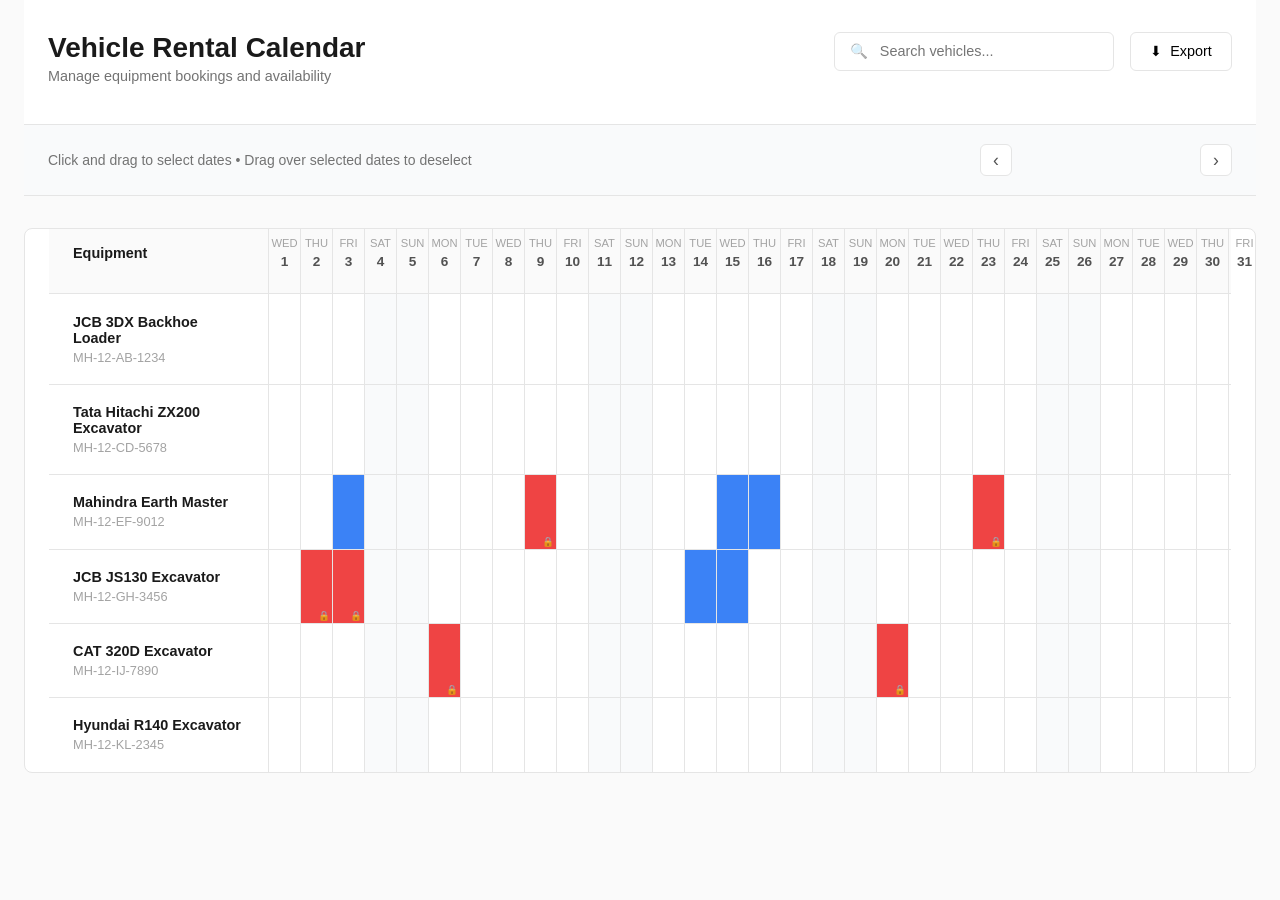
<file: DOM/index.html>
<!DOCTYPE html>
<html lang="en">
  <head>
    <meta charset="UTF-8" />
    <meta name="viewport" content="width=device-width, initial-scale=1.0" />
    <title>Vehicle Rental Calendar</title>
    <link rel="stylesheet" href="./index.css" />
  </head>
  <body>
    <!-- Header -->
    <header class="header">
      <div class="header-top">
        <div class="header-left">
          <h1>Vehicle Rental Calendar</h1>
          <p>Manage equipment bookings and availability</p>
        </div>
        <div class="header-right">
          <div class="search-box">
            <input type="search" placeholder="Search vehicles..." />
          </div>
          <button class="export-btn">
            <span>⬇</span>
            Export
          </button>
        </div>
      </div>
    </header>

    <!-- Instruction Bar -->
    <div class="instruction-bar">
      <div class="instruction-text">
        Click and drag to select dates • Drag over selected dates to deselect
      </div>
      <div class="month-navigation">
        <button class="month-nav-btn prev">‹</button>
        <span class="current-month"></span>
        <button class="month-nav-btn nexts">›</button>
      </div>
    </div>

    <!-- Calendar -->
    <div class="calendar-container">
      <!-- Calendar Header -->
      <div class="calendar-header">
        <div class="header-equipment">Equipment</div>

        <div class="day-header">
          <span class="day-header-label">Wed</span>
          <span class="day-header-date">1</span>
        </div>
        <div class="day-header">
          <span class="day-header-label">Thu</span>
          <span class="day-header-date">2</span>
        </div>
        <div class="day-header">
          <span class="day-header-label">Fri</span>
          <span class="day-header-date">3</span>
        </div>
        <div class="day-header">
          <span class="day-header-label">Sat</span>
          <span class="day-header-date">4</span>
        </div>
        <div class="day-header">
          <span class="day-header-label">Sun</span>
          <span class="day-header-date">5</span>
        </div>
        <div class="day-header">
          <span class="day-header-label">Mon</span>
          <span class="day-header-date">6</span>
        </div>
        <div class="day-header">
          <span class="day-header-label">Tue</span>
          <span class="day-header-date">7</span>
        </div>
        <div class="day-header">
          <span class="day-header-label">Wed</span>
          <span class="day-header-date">8</span>
        </div>
        <div class="day-header">
          <span class="day-header-label">Thu</span>
          <span class="day-header-date">9</span>
        </div>
        <div class="day-header">
          <span class="day-header-label">Fri</span>
          <span class="day-header-date">10</span>
        </div>
        <div class="day-header">
          <span class="day-header-label">Sat</span>
          <span class="day-header-date">11</span>
        </div>
        <div class="day-header">
          <span class="day-header-label">Sun</span>
          <span class="day-header-date">12</span>
        </div>
        <div class="day-header">
          <span class="day-header-label">Mon</span>
          <span class="day-header-date">13</span>
        </div>
        <div class="day-header">
          <span class="day-header-label">Tue</span>
          <span class="day-header-date">14</span>
        </div>
        <div class="day-header">
          <span class="day-header-label">Wed</span>
          <span class="day-header-date">15</span>
        </div>
        <div class="day-header">
          <span class="day-header-label">Thu</span>
          <span class="day-header-date">16</span>
        </div>
        <div class="day-header">
          <span class="day-header-label">Fri</span>
          <span class="day-header-date">17</span>
        </div>
        <div class="day-header">
          <span class="day-header-label">Sat</span>
          <span class="day-header-date">18</span>
        </div>
        <div class="day-header">
          <span class="day-header-label">Sun</span>
          <span class="day-header-date">19</span>
        </div>
        <div class="day-header">
          <span class="day-header-label">Mon</span>
          <span class="day-header-date">20</span>
        </div>
        <div class="day-header">
          <span class="day-header-label">Tue</span>
          <span class="day-header-date">21</span>
        </div>
        <div class="day-header">
          <span class="day-header-label">Wed</span>
          <span class="day-header-date">22</span>
        </div>
        <div class="day-header">
          <span class="day-header-label">Thu</span>
          <span class="day-header-date">23</span>
        </div>
        <div class="day-header">
          <span class="day-header-label">Fri</span>
          <span class="day-header-date">24</span>
        </div>
        <div class="day-header">
          <span class="day-header-label">Sat</span>
          <span class="day-header-date">25</span>
        </div>
        <div class="day-header">
          <span class="day-header-label">Sun</span>
          <span class="day-header-date">26</span>
        </div>
        <div class="day-header">
          <span class="day-header-label">Mon</span>
          <span class="day-header-date">27</span>
        </div>
        <div class="day-header">
          <span class="day-header-label">Tue</span>
          <span class="day-header-date">28</span>
        </div>
        <div class="day-header">
          <span class="day-header-label">Wed</span>
          <span class="day-header-date">29</span>
        </div>
        <div class="day-header">
          <span class="day-header-label">Thu</span>
          <span class="day-header-date">30</span>
        </div>
        <div class="day-header">
          <span class="day-header-label">Fri</span>
          <span class="day-header-date">31</span>
        </div>

        <div class="header-booked">Days Booked</div>
      </div>

      <!-- Equipment Rows -->
      <div class="equipment-row">
        <div class="equipment-info">
          <div class="equipment-name">JCB 3DX Backhoe Loader</div>
          <div class="equipment-model">MH-12-AB-1234</div>
        </div>
        <div class="day-cell"></div>
        <div class="day-cell"></div>
        <div class="day-cell"></div>
        <div class="day-cell weekend"></div>
        <div class="day-cell weekend"></div>
        <div class="day-cell"></div>
        <div class="day-cell"></div>
        <div class="day-cell"></div>
        <div class="day-cell"></div>
        <div class="day-cell"></div>
        <div class="day-cell weekend"></div>
        <div class="day-cell weekend"></div>
        <div class="day-cell"></div>
        <div class="day-cell"></div>
        <div class="day-cell"></div>
        <div class="day-cell"></div>
        <div class="day-cell"></div>
        <div class="day-cell weekend"></div>
        <div class="day-cell weekend"></div>
        <div class="day-cell"></div>
        <div class="day-cell"></div>
        <div class="day-cell"></div>
        <div class="day-cell"></div>
        <div class="day-cell"></div>
        <div class="day-cell weekend"></div>
        <div class="day-cell weekend"></div>
        <div class="day-cell"></div>
        <div class="day-cell"></div>
        <div class="day-cell"></div>
        <div class="day-cell"></div>
        <div class="day-cell"></div>
        <div class="booked-count">0</div>
      </div>

      <div class="equipment-row">
        <div class="equipment-info">
          <div class="equipment-name">Tata Hitachi ZX200 Excavator</div>
          <div class="equipment-model">MH-12-CD-5678</div>
        </div>
        <div class="day-cell"></div>
        <div class="day-cell"></div>
        <div class="day-cell"></div>
        <div class="day-cell weekend"></div>
        <div class="day-cell weekend"></div>
        <div class="day-cell"></div>
        <div class="day-cell"></div>
        <div class="day-cell"></div>
        <div class="day-cell"></div>
        <div class="day-cell"></div>
        <div class="day-cell weekend"></div>
        <div class="day-cell weekend"></div>
        <div class="day-cell"></div>
        <div class="day-cell"></div>
        <div class="day-cell"></div>
        <div class="day-cell"></div>
        <div class="day-cell"></div>
        <div class="day-cell weekend"></div>
        <div class="day-cell weekend"></div>
        <div class="day-cell"></div>
        <div class="day-cell"></div>
        <div class="day-cell"></div>
        <div class="day-cell"></div>
        <div class="day-cell"></div>
        <div class="day-cell weekend"></div>
        <div class="day-cell weekend"></div>
        <div class="day-cell"></div>
        <div class="day-cell"></div>
        <div class="day-cell"></div>
        <div class="day-cell"></div>
        <div class="day-cell"></div>
        <div class="booked-count">0</div>
      </div>

      <div class="equipment-row">
        <div class="equipment-info">
          <div class="equipment-name">Mahindra Earth Master</div>
          <div class="equipment-model">MH-12-EF-9012</div>
        </div>
        <div class="day-cell"></div>
        <div class="day-cell"></div>
        <div class="day-cell selected"></div>
        <div class="day-cell weekend selected"></div>
        <div class="day-cell weekend selected"></div>
        <div class="day-cell"></div>
        <div class="day-cell"></div>
        <div class="day-cell"></div>
        <div class="day-cell booked"></div>
        <div class="day-cell"></div>
        <div class="day-cell weekend"></div>
        <div class="day-cell weekend"></div>
        <div class="day-cell"></div>
        <div class="day-cell"></div>
        <div class="day-cell selected"></div>
        <div class="day-cell selected"></div>
        <div class="day-cell"></div>
        <div class="day-cell weekend"></div>
        <div class="day-cell weekend"></div>
        <div class="day-cell"></div>
        <div class="day-cell"></div>
        <div class="day-cell"></div>
        <div class="day-cell booked"></div>
        <div class="day-cell"></div>
        <div class="day-cell weekend"></div>
        <div class="day-cell weekend"></div>
        <div class="day-cell"></div>
        <div class="day-cell"></div>
        <div class="day-cell"></div>
        <div class="day-cell"></div>
        <div class="day-cell"></div>
        <div class="booked-count">7</div>
      </div>

      <div class="equipment-row">
        <div class="equipment-info">
          <div class="equipment-name">JCB JS130 Excavator</div>
          <div class="equipment-model">MH-12-GH-3456</div>
        </div>
        <div class="day-cell"></div>
        <div class="day-cell booked"></div>
        <div class="day-cell booked"></div>
        <div class="day-cell weekend"></div>
        <div class="day-cell weekend"></div>
        <div class="day-cell"></div>
        <div class="day-cell"></div>
        <div class="day-cell"></div>
        <div class="day-cell"></div>
        <div class="day-cell"></div>
        <div class="day-cell weekend"></div>
        <div class="day-cell weekend"></div>
        <div class="day-cell"></div>
        <div class="day-cell selected"></div>
        <div class="day-cell selected"></div>
        <div class="day-cell"></div>
        <div class="day-cell"></div>
        <div class="day-cell weekend"></div>
        <div class="day-cell weekend"></div>
        <div class="day-cell"></div>
        <div class="day-cell"></div>
        <div class="day-cell"></div>
        <div class="day-cell"></div>
        <div class="day-cell"></div>
        <div class="day-cell weekend"></div>
        <div class="day-cell weekend"></div>
        <div class="day-cell"></div>
        <div class="day-cell"></div>
        <div class="day-cell"></div>
        <div class="day-cell"></div>
        <div class="day-cell"></div>
        <div class="booked-count">4</div>
      </div>

      <div class="equipment-row">
        <div class="equipment-info">
          <div class="equipment-name">CAT 320D Excavator</div>
          <div class="equipment-model">MH-12-IJ-7890</div>
        </div>
        <div class="day-cell"></div>
        <div class="day-cell"></div>
        <div class="day-cell"></div>
        <div class="day-cell weekend"></div>
        <div class="day-cell weekend"></div>
        <div class="day-cell booked"></div>
        <div class="day-cell"></div>
        <div class="day-cell"></div>
        <div class="day-cell"></div>
        <div class="day-cell"></div>
        <div class="day-cell weekend"></div>
        <div class="day-cell weekend"></div>
        <div class="day-cell"></div>
        <div class="day-cell"></div>
        <div class="day-cell"></div>
        <div class="day-cell"></div>
        <div class="day-cell"></div>
        <div class="day-cell weekend"></div>
        <div class="day-cell weekend"></div>
        <div class="day-cell booked"></div>
        <div class="day-cell"></div>
        <div class="day-cell"></div>
        <div class="day-cell"></div>
        <div class="day-cell"></div>
        <div class="day-cell weekend"></div>
        <div class="day-cell weekend"></div>
        <div class="day-cell"></div>
        <div class="day-cell"></div>
        <div class="day-cell"></div>
        <div class="day-cell"></div>
        <div class="day-cell"></div>
        <div class="booked-count">2</div>
      </div>

      <div class="equipment-row">
        <div class="equipment-info">
          <div class="equipment-name">Hyundai R140 Excavator</div>
          <div class="equipment-model">MH-12-KL-2345</div>
        </div>
        <div class="day-cell"></div>
        <div class="day-cell"></div>
        <div class="day-cell"></div>
        <div class="day-cell weekend"></div>
        <div class="day-cell weekend"></div>
        <div class="day-cell"></div>
        <div class="day-cell"></div>
        <div class="day-cell"></div>
        <div class="day-cell"></div>
        <div class="day-cell"></div>
        <div class="day-cell weekend"></div>
        <div class="day-cell weekend"></div>
        <div class="day-cell"></div>
        <div class="day-cell"></div>
        <div class="day-cell"></div>
        <div class="day-cell"></div>
        <div class="day-cell"></div>
        <div class="day-cell weekend"></div>
        <div class="day-cell weekend"></div>
        <div class="day-cell"></div>
        <div class="day-cell"></div>
        <div class="day-cell"></div>
        <div class="day-cell"></div>
        <div class="day-cell"></div>
        <div class="day-cell weekend"></div>
        <div class="day-cell weekend"></div>
        <div class="day-cell"></div>
        <div class="day-cell"></div>
        <div class="day-cell"></div>
        <div class="day-cell"></div>
        <div class="day-cell"></div>
        <div class="booked-count">0</div>
      </div>
    </div>
    <script src="./index.js"></script>
  </body>
</html>
</file>
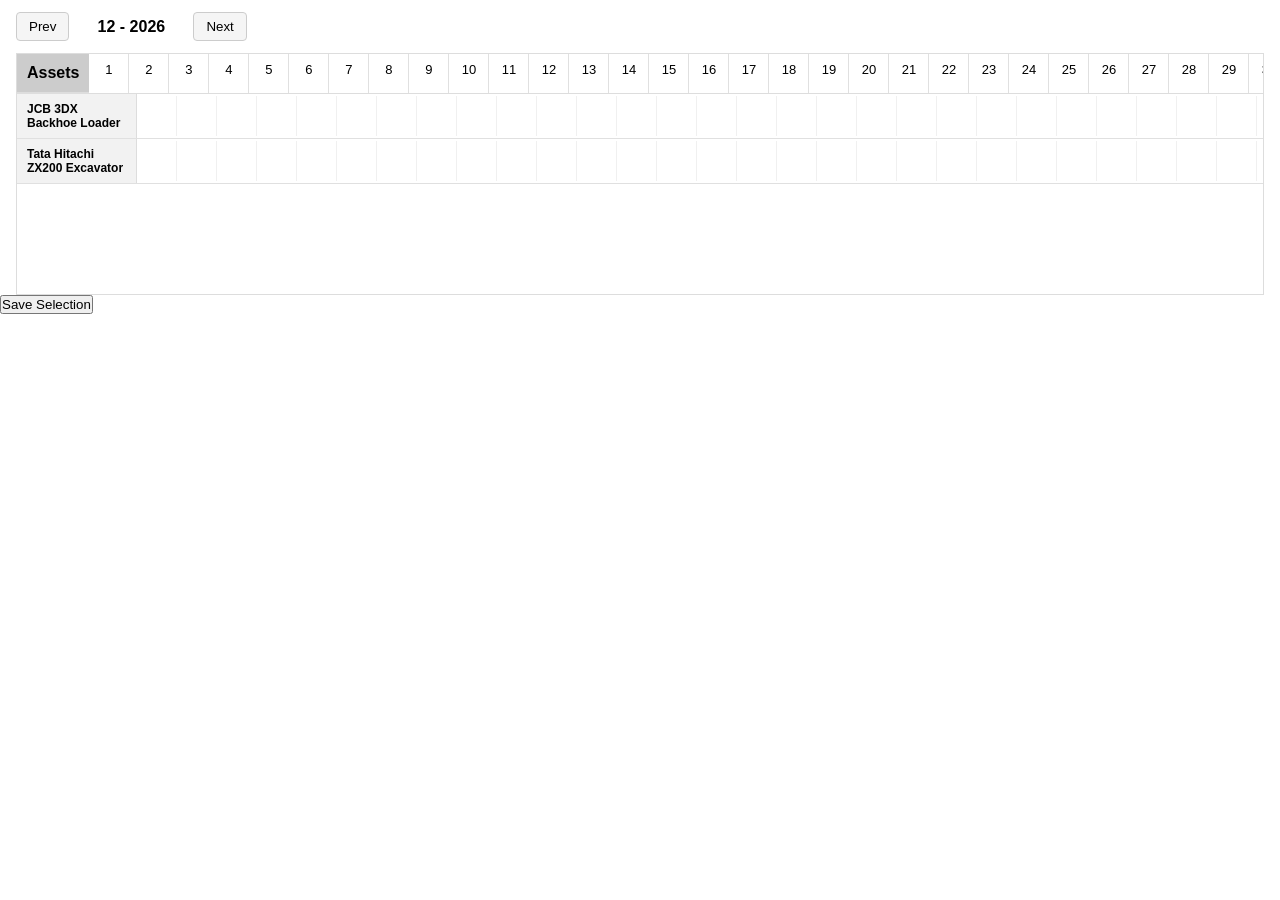
<file: DOM/mouseEvents/index.html>
<!DOCTYPE html>
<html lang="en">
  <head>
    <meta charset="UTF-8" />
    <meta name="viewport" content="width=device-width, initial-scale=1.0" />
    <title>Mouse Event</title>
    <link rel="stylesheet" href="./index.css" />
  </head>
  <body>
    <div>
      <button class="prev">Prev</button>
      <p class="currentPeriod">Jan 2026</p>
      <button class="next">Next</button>
    </div>
    <div class="container">
      <div class="header"></div>
      <div class="body"></div>
    </div>
  </body>
  <script src="./index.js"></script>
</html>
</file>
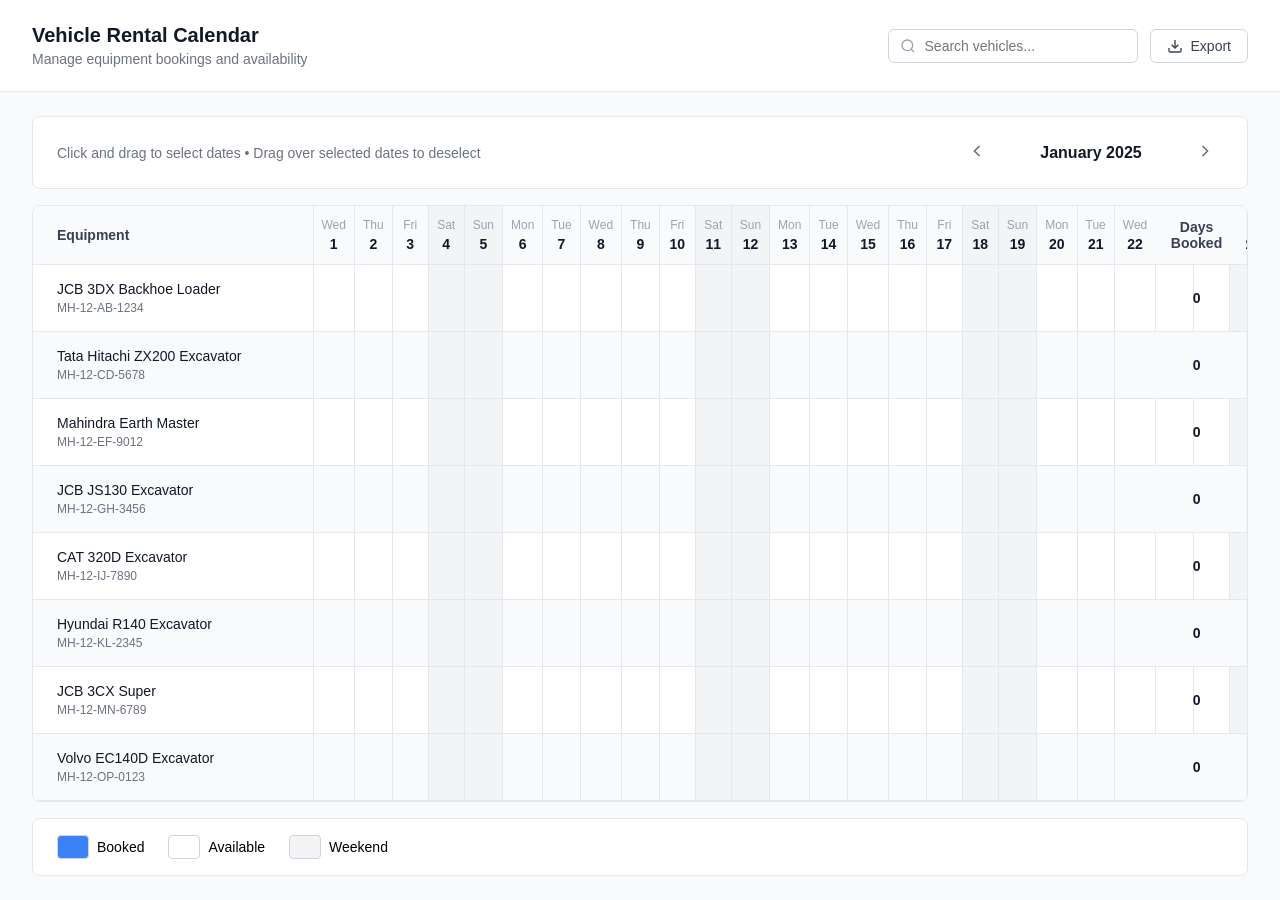
<file: Frontend/Calendar/index.html>
<!DOCTYPE html>
<html lang="en">
<head>
  <meta charset="UTF-8">
  <meta name="viewport" content="width=device-width, initial-scale=1.0">
  <title>Vehicle Rental Calendar</title>
  <link rel="stylesheet" href="./index.css">
</head>
<body>
  <div class="header">
    <div class="header-content">
      <div class="header-title">
        <h1>Vehicle Rental Calendar</h1>
        <p>Manage equipment bookings and availability</p>
      </div>
      <div class="header-actions">
        <div class="search-box">
          <svg class="search-icon" width="16" height="16" viewBox="0 0 24 24" fill="none" stroke="currentColor" stroke-width="2">
            <circle cx="11" cy="11" r="8"></circle>
            <path d="m21 21-4.35-4.35"></path>
          </svg>
          <input type="text" id="searchInput" placeholder="Search vehicles...">
        </div>
        <button class="btn" onclick="exportData()">
          <svg width="16" height="16" viewBox="0 0 24 24" fill="none" stroke="currentColor" stroke-width="2">
            <path d="M21 15v4a2 2 0 0 1-2 2H5a2 2 0 0 1-2-2v-4"></path>
            <polyline points="7 10 12 15 17 10"></polyline>
            <line x1="12" y1="15" x2="12" y2="3"></line>
          </svg>
          Export
        </button>
      </div>
    </div>
  </div>

  <div class="main-content">
    <div class="calendar-controls">
      <div class="controls-info">
        Click and drag to select dates • Drag over selected dates to deselect
      </div>
      <div class="month-nav">
        <button class="nav-btn" onclick="prevMonth()">
          <svg width="20" height="20" viewBox="0 0 24 24" fill="none" stroke="currentColor" stroke-width="2">
            <polyline points="15 18 9 12 15 6"></polyline>
          </svg>
        </button>
        <div class="current-month" id="currentMonth"></div>
        <button class="nav-btn" onclick="nextMonth()">
          <svg width="20" height="20" viewBox="0 0 24 24" fill="none" stroke="currentColor" stroke-width="2">
            <polyline points="9 18 15 12 9 6"></polyline>
          </svg>
        </button>
      </div>
    </div>

    <div class="calendar-container">
      <div class="table-wrapper">
        <table id="calendarTable">
          <thead id="tableHead"></thead>
          <tbody id="tableBody"></tbody>
        </table>
      </div>
    </div>

    <div class="legend">
      <div class="legend-items">
        <div class="legend-item">
          <div class="legend-box legend-booked"></div>
          <span>Booked</span>
        </div>
        <div class="legend-item">
          <div class="legend-box legend-available"></div>
          <span>Available</span>
        </div>
        <div class="legend-item">
          <div class="legend-box legend-weekend"></div>
          <span>Weekend</span>
        </div>
      </div>
    </div>
  </div>

  <script src="./index.js"></script>
</body>
</html>
</file>
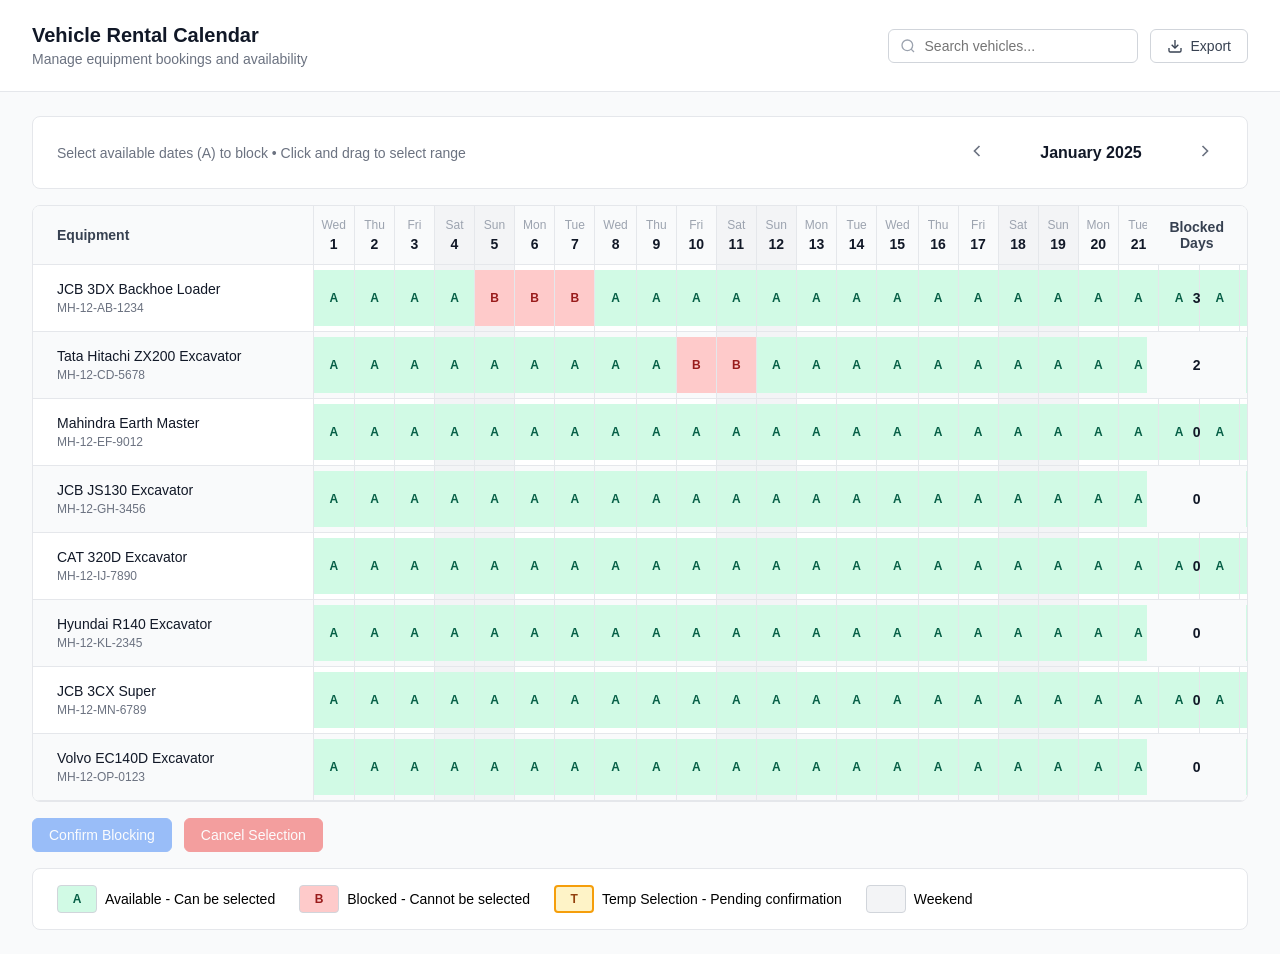
<file: Frontend/Calendar/index2.html>
<!DOCTYPE html>
<html lang="en">
<head>
  <meta charset="UTF-8">
  <meta name="viewport" content="width=device-width, initial-scale=1.0">
  <title>Vehicle Rental Calendar</title>
  <style>
    * {
      margin: 0;
      padding: 0;
      box-sizing: border-box;
    }

    body {
      font-family: -apple-system, BlinkMacSystemFont, 'Segoe UI', Roboto, Arial, sans-serif;
      background-color: #f9fafb;
      min-height: 100vh;
    }

    .header {
      background-color: white;
      border-bottom: 1px solid #e5e7eb;
      padding: 1.5rem 2rem;
    }

    .header-content {
      display: flex;
      justify-content: space-between;
      align-items: center;
    }

    .header-title h1 {
      font-size: 1.25rem;
      font-weight: 600;
      color: #111827;
    }

    .header-title p {
      font-size: 0.875rem;
      color: #6b7280;
      margin-top: 0.25rem;
    }

    .header-actions {
      display: flex;
      gap: 0.75rem;
      align-items: center;
    }

    .search-box {
      position: relative;
    }

    .search-box input {
      padding: 0.5rem 0.75rem 0.5rem 2.25rem;
      border: 1px solid #d1d5db;
      border-radius: 0.375rem;
      font-size: 0.875rem;
      width: 250px;
      outline: none;
    }

    .search-box input:focus {
      border-color: #3b82f6;
      box-shadow: 0 0 0 3px rgba(59, 130, 246, 0.1);
    }

    .search-icon {
      position: absolute;
      left: 0.75rem;
      top: 50%;
      transform: translateY(-50%);
      color: #9ca3af;
    }

    .btn {
      padding: 0.5rem 1rem;
      border: 1px solid #d1d5db;
      border-radius: 0.375rem;
      background: white;
      font-size: 0.875rem;
      font-weight: 500;
      color: #374151;
      cursor: pointer;
      display: flex;
      align-items: center;
      gap: 0.5rem;
    }

    .btn:hover {
      background-color: #f9fafb;
    }

    .main-content {
      padding: 1.5rem 2rem;
      max-width: 100%;
    }

    .calendar-controls {
      background: white;
      border: 1px solid #e5e7eb;
      border-radius: 0.5rem;
      padding: 1rem 1.5rem;
      margin-bottom: 1rem;
      display: flex;
      justify-content: space-between;
      align-items: center;
    }

    .controls-info {
      font-size: 0.875rem;
      color: #6b7280;
    }

    .month-nav {
      display: flex;
      align-items: center;
      gap: 1rem;
    }

    .nav-btn {
      padding: 0.5rem;
      border: none;
      background: transparent;
      cursor: pointer;
      border-radius: 0.375rem;
      color: #6b7280;
    }

    .nav-btn:hover {
      background-color: #f3f4f6;
    }

    .current-month {
      font-size: 1rem;
      font-weight: 600;
      color: #111827;
      min-width: 160px;
      text-align: center;
    }

    .calendar-container {
      background: white;
      border: 1px solid #e5e7eb;
      border-radius: 0.5rem;
      overflow: hidden;
    }

    .table-wrapper {
      overflow-x: auto;
    }

    table {
      width: 100%;
      border-collapse: collapse;
    }

    thead tr {
      background-color: #f9fafb;
      border-bottom: 1px solid #e5e7eb;
    }

    th {
      padding: 0.75rem 0.5rem;
      text-align: center;
      font-size: 0.875rem;
      font-weight: 600;
      color: #374151;
      border-right: 1px solid #e5e7eb;
    }

    th:first-child {
      position: sticky;
      left: 0;
      z-index: 20;
      background-color: #f9fafb;
      text-align: left;
      padding-left: 1.5rem;
      min-width: 280px;
    }

    th:last-child {
      position: sticky;
      right: 0;
      z-index: 20;
      background-color: #f9fafb;
      min-width: 100px;
    }

    .day-header {
      min-width: 40px;
    }

    .day-name {
      font-size: 0.75rem;
      color: #9ca3af;
      font-weight: 400;
      display: block;
      margin-bottom: 0.25rem;
    }

    .day-number {
      font-size: 0.875rem;
      font-weight: 600;
      color: #111827;
    }

    .weekend {
      background-color: #f3f4f6;
    }

    tbody tr {
      border-bottom: 1px solid #e5e7eb;
    }

    tbody tr:nth-child(even) {
      background-color: #f9fafb;
    }

    tbody tr:hover {
      background-color: #eff6ff;
    }

    td {
      padding: 0;
      border-right: 1px solid #e5e7eb;
    }

    td:first-child {
      position: sticky;
      left: 0;
      z-index: 10;
      background-color: inherit;
      padding: 1rem 1.5rem;
    }

    td:last-child {
      position: sticky;
      right: 0;
      z-index: 10;
      background-color: inherit;
      padding: 1rem;
      text-align: center;
    }

    .vehicle-info {
      display: flex;
      flex-direction: column;
      gap: 0.25rem;
    }

    .vehicle-name {
      font-size: 0.875rem;
      font-weight: 500;
      color: #111827;
    }

    .vehicle-reg {
      font-size: 0.75rem;
      color: #6b7280;
    }

    .calendar-cell {
      height: 56px;
      width: 100%;
      cursor: pointer;
      user-select: none;
      position: relative;
      display: flex;
      align-items: center;
      justify-content: center;
      font-weight: 600;
      font-size: 0.75rem;
      color: #374151;
    }

    /* Available - Green */
    .calendar-cell.available {
      background-color: #d1fae5;
      color: #065f46;
    }

    .calendar-cell.available:hover {
      background-color: #a7f3d0;
    }

    /* Blocked - Red */
    .calendar-cell.blocked {
      background-color: #fecaca;
      color: #991b1b;
      cursor: not-allowed;
    }

    /* Temporary Selection - Yellow */
    .calendar-cell.temp-block {
      background-color: #fef3c7;
      color: #92400e;
      border: 2px solid #f59e0b;
    }

    .days-count {
      font-size: 0.875rem;
      font-weight: 600;
      color: #111827;
    }

    .legend {
      background: white;
      border: 1px solid #e5e7eb;
      border-radius: 0.5rem;
      padding: 1rem 1.5rem;
      margin-top: 1rem;
    }

    .legend-items {
      display: flex;
      gap: 1.5rem;
      align-items: center;
      font-size: 0.875rem;
      flex-wrap: wrap;
    }

    .legend-item {
      display: flex;
      align-items: center;
      gap: 0.5rem;
    }

    .legend-box {
      width: 40px;
      height: 28px;
      border: 1px solid #d1d5db;
      border-radius: 0.25rem;
      display: flex;
      align-items: center;
      justify-content: center;
      font-weight: 600;
      font-size: 0.75rem;
    }

    .legend-available {
      background-color: #d1fae5;
      color: #065f46;
    }

    .legend-blocked {
      background-color: #fecaca;
      color: #991b1b;
    }

    .legend-temp {
      background-color: #fef3c7;
      color: #92400e;
      border: 2px solid #f59e0b;
    }

    .legend-weekend {
      background-color: #f3f4f6;
    }

    .action-buttons {
      margin-top: 1rem;
      display: flex;
      gap: 0.75rem;
    }

    .btn-confirm {
      background-color: #3b82f6;
      color: white;
      border-color: #3b82f6;
    }

    .btn-confirm:hover {
      background-color: #2563eb;
    }

    .btn-cancel {
      background-color: #ef4444;
      color: white;
      border-color: #ef4444;
    }

    .btn-cancel:hover {
      background-color: #dc2626;
    }

    .btn-confirm:disabled,
    .btn-cancel:disabled {
      opacity: 0.5;
      cursor: not-allowed;
    }
  </style>
</head>
<body>
  <div class="header">
    <div class="header-content">
      <div class="header-title">
        <h1>Vehicle Rental Calendar</h1>
        <p>Manage equipment bookings and availability</p>
      </div>
      <div class="header-actions">
        <div class="search-box">
          <svg class="search-icon" width="16" height="16" viewBox="0 0 24 24" fill="none" stroke="currentColor" stroke-width="2">
            <circle cx="11" cy="11" r="8"></circle>
            <path d="m21 21-4.35-4.35"></path>
          </svg>
          <input type="text" id="searchInput" placeholder="Search vehicles...">
        </div>
        <button class="btn" onclick="exportData()">
          <svg width="16" height="16" viewBox="0 0 24 24" fill="none" stroke="currentColor" stroke-width="2">
            <path d="M21 15v4a2 2 0 0 1-2 2H5a2 2 0 0 1-2-2v-4"></path>
            <polyline points="7 10 12 15 17 10"></polyline>
            <line x1="12" y1="15" x2="12" y2="3"></line>
          </svg>
          Export
        </button>
      </div>
    </div>
  </div>

  <div class="main-content">
    <div class="calendar-controls">
      <div class="controls-info">
        Select available dates (A) to block • Click and drag to select range
      </div>
      <div class="month-nav">
        <button class="nav-btn" onclick="prevMonth()">
          <svg width="20" height="20" viewBox="0 0 24 24" fill="none" stroke="currentColor" stroke-width="2">
            <polyline points="15 18 9 12 15 6"></polyline>
          </svg>
        </button>
        <div class="current-month" id="currentMonth"></div>
        <button class="nav-btn" onclick="nextMonth()">
          <svg width="20" height="20" viewBox="0 0 24 24" fill="none" stroke="currentColor" stroke-width="2">
            <polyline points="9 18 15 12 9 6"></polyline>
          </svg>
        </button>
      </div>
    </div>

    <div class="calendar-container">
      <div class="table-wrapper">
        <table id="calendarTable">
          <thead id="tableHead"></thead>
          <tbody id="tableBody"></tbody>
        </table>
      </div>
    </div>

    <div class="action-buttons">
      <button class="btn btn-confirm" id="confirmBtn" onclick="confirmSelection()" disabled>
        Confirm Blocking
      </button>
      <button class="btn btn-cancel" id="cancelBtn" onclick="cancelSelection()" disabled>
        Cancel Selection
      </button>
    </div>

    <div class="legend">
      <div class="legend-items">
        <div class="legend-item">
          <div class="legend-box legend-available">A</div>
          <span>Available - Can be selected</span>
        </div>
        <div class="legend-item">
          <div class="legend-box legend-blocked">B</div>
          <span>Blocked - Cannot be selected</span>
        </div>
        <div class="legend-item">
          <div class="legend-box legend-temp">T</div>
          <span>Temp Selection - Pending confirmation</span>
        </div>
        <div class="legend-item">
          <div class="legend-box legend-weekend"></div>
          <span>Weekend</span>
        </div>
      </div>
    </div>
  </div>

  <script>
    const vehicles = [
      { id: 1, name: 'JCB 3DX Backhoe Loader', registration: 'MH-12-AB-1234' },
      { id: 2, name: 'Tata Hitachi ZX200 Excavator', registration: 'MH-12-CD-5678' },
      { id: 3, name: 'Mahindra Earth Master', registration: 'MH-12-EF-9012' },
      { id: 4, name: 'JCB JS130 Excavator', registration: 'MH-12-GH-3456' },
      { id: 5, name: 'CAT 320D Excavator', registration: 'MH-12-IJ-7890' },
      { id: 6, name: 'Hyundai R140 Excavator', registration: 'MH-12-KL-2345' },
      { id: 7, name: 'JCB 3CX Super', registration: 'MH-12-MN-6789' },
      { id: 8, name: 'Volvo EC140D Excavator', registration: 'MH-12-OP-0123' }
    ];

    let currentMonth = 0;
    let currentYear = 2025;
    let blockedDates = {}; // Permanently blocked dates
    let tempSelection = {}; // Temporary selection
    let isSelecting = false;
    let selectionStart = null;
    let searchTerm = '';

    const months = ['January', 'February', 'March', 'April', 'May', 'June', 'July', 'August', 'September', 'October', 'November', 'December'];
    const dayNames = ['Sun', 'Mon', 'Tue', 'Wed', 'Thu', 'Fri', 'Sat'];

    function getDaysInMonth(month, year) {
      return new Date(year, month + 1, 0).getDate();
    }

    function getDayName(date, month, year) {
      const d = new Date(year, month, date);
      return dayNames[d.getDay()];
    }

    function isWeekend(date, month, year) {
      const d = new Date(year, month, date);
      return d.getDay() === 0 || d.getDay() === 6;
    }

    function getCellKey(vehicleId, date) {
      return `${vehicleId}-${currentYear}-${currentMonth}-${date}`;
    }

    function getBlockedDays(vehicleId) {
      const daysInMonth = getDaysInMonth(currentMonth, currentYear);
      let days = 0;
      for (let d = 1; d <= daysInMonth; d++) {
        if (blockedDates[getCellKey(vehicleId, d)]) days++;
      }
      return days;
    }

    function updateMonthDisplay() {
      document.getElementById('currentMonth').textContent = `${months[currentMonth]} ${currentYear}`;
    }

    function prevMonth() {
      if (currentMonth === 0) {
        currentMonth = 11;
        currentYear--;
      } else {
        currentMonth--;
      }
      tempSelection = {};
      updateButtons();
      renderCalendar();
    }

    function nextMonth() {
      if (currentMonth === 11) {
        currentMonth = 0;
        currentYear++;
      } else {
        currentMonth++;
      }
      tempSelection = {};
      updateButtons();
      renderCalendar();
    }

    function isBlocked(key) {
      return blockedDates[key] === true;
    }

    function isAvailable(key) {
      return !isBlocked(key);
    }

    function handleMouseDown(vehicleId, date, e) {
      e.preventDefault();
      const key = getCellKey(vehicleId, date);
      
      // Only allow selection of available dates
      if (!isAvailable(key)) {
        return;
      }
      
      isSelecting = true;
      selectionStart = { vehicleId, date };
      tempSelection = { [key]: true };
      
      updateButtons();
      renderCalendar();
    }

    function handleMouseEnter(vehicleId, date) {
      if (isSelecting && selectionStart && selectionStart.vehicleId === vehicleId) {
        const start = Math.min(selectionStart.date, date);
        const end = Math.max(selectionStart.date, date);
        
        tempSelection = {};
        let canSelect = true;
        
        // Check if all dates in range are available
        for (let d = start; d <= end; d++) {
          const key = getCellKey(vehicleId, d);
          if (!isAvailable(key)) {
            canSelect = false;
            break;
          }
        }
        
        // Only add to temp selection if all dates are available
        if (canSelect) {
          for (let d = start; d <= end; d++) {
            const key = getCellKey(vehicleId, d);
            tempSelection[key] = true;
          }
        }
        
        renderCalendar();
      }
    }

    function handleMouseUp() {
      isSelecting = false;
      selectionStart = null;
    }

    function confirmSelection() {
      // Move temp selection to permanent blocked dates
      Object.keys(tempSelection).forEach(key => {
        blockedDates[key] = true;
      });
      tempSelection = {};
      updateButtons();
      renderCalendar();
    }

    function cancelSelection() {
      tempSelection = {};
      updateButtons();
      renderCalendar();
    }

    function updateButtons() {
      const hasSelection = Object.keys(tempSelection).length > 0;
      document.getElementById('confirmBtn').disabled = !hasSelection;
      document.getElementById('cancelBtn').disabled = !hasSelection;
    }

    function getFilteredVehicles() {
      return vehicles.filter(v => 
        v.name.toLowerCase().includes(searchTerm.toLowerCase()) ||
        v.registration.toLowerCase().includes(searchTerm.toLowerCase())
      );
    }

    function getCellStatus(key) {
      if (tempSelection[key]) {
        return 'temp-block';
      } else if (isBlocked(key)) {
        return 'blocked';
      } else {
        return 'available';
      }
    }

    function getCellLabel(key) {
      if (tempSelection[key]) {
        return 'T';
      } else if (isBlocked(key)) {
        return 'B';
      } else {
        return 'A';
      }
    }

    function renderCalendar() {
      updateMonthDisplay();
      const daysInMonth = getDaysInMonth(currentMonth, currentYear);
      const filteredVehicles = getFilteredVehicles();
      
      // Render header
      let headerHTML = '<tr>';
      headerHTML += '<th>Equipment</th>';
      
      for (let d = 1; d <= daysInMonth; d++) {
        const weekend = isWeekend(d, currentMonth, currentYear);
        headerHTML += `<th class="day-header ${weekend ? 'weekend' : ''}">
          <span class="day-name">${getDayName(d, currentMonth, currentYear)}</span>
          <span class="day-number">${d}</span>
        </th>`;
      }
      
      headerHTML += '<th>Blocked Days</th>';
      headerHTML += '</tr>';
      document.getElementById('tableHead').innerHTML = headerHTML;
      
      // Render body
      let bodyHTML = '';
      filteredVehicles.forEach(vehicle => {
        bodyHTML += '<tr>';
        bodyHTML += `<td>
          <div class="vehicle-info">
            <span class="vehicle-name">${vehicle.name}</span>
            <span class="vehicle-reg">${vehicle.registration}</span>
          </div>
        </td>`;
        
        for (let d = 1; d <= daysInMonth; d++) {
          const key = getCellKey(vehicle.id, d);
          const weekend = isWeekend(d, currentMonth, currentYear);
          const status = getCellStatus(key);
          const label = getCellLabel(key);
          
          bodyHTML += `<td class="${weekend ? 'weekend' : ''}">
            <div class="calendar-cell ${status}" 
                 data-cell="${key}"
                 onmousedown="handleMouseDown(${vehicle.id}, ${d}, event)"
                 onmouseenter="handleMouseEnter(${vehicle.id}, ${d})">
              ${label}
            </div>
          </td>`;
        }
        
        const blockedDays = getBlockedDays(vehicle.id);
        bodyHTML += `<td><span class="days-count">${blockedDays}</span></td>`;
        bodyHTML += '</tr>';
      });
      
      document.getElementById('tableBody').innerHTML = bodyHTML;
    }

    function exportData() {
      let csvContent = "Vehicle,Registration,";
      const daysInMonth = getDaysInMonth(currentMonth, currentYear);
      
      for (let d = 1; d <= daysInMonth; d++) {
        csvContent += `${d},`;
      }
      csvContent += "Total Blocked Days\n";
      
      vehicles.forEach(vehicle => {
        csvContent += `"${vehicle.name}","${vehicle.registration}",`;
        for (let d = 1; d <= daysInMonth; d++) {
          const key = getCellKey(vehicle.id, d);
          csvContent += isBlocked(key) ? 'B,' : 'A,';
        }
        csvContent += `${getBlockedDays(vehicle.id)}\n`;
      });
      
      const blob = new Blob([csvContent], { type: 'text/csv' });
      const url = window.URL.createObjectURL(blob);
      const a = document.createElement('a');
      a.href = url;
      a.download = `vehicle-availability-${months[currentMonth]}-${currentYear}.csv`;
      a.click();
      window.URL.revokeObjectURL(url);
    }

    document.addEventListener('mouseup', handleMouseUp);
    
    document.getElementById('searchInput').addEventListener('input', (e) => {
      searchTerm = e.target.value;
      renderCalendar();
    });

    // Initialize with some blocked dates for demo
    blockedDates[getCellKey(1, 5)] = true;
    blockedDates[getCellKey(1, 6)] = true;
    blockedDates[getCellKey(1, 7)] = true;
    blockedDates[getCellKey(2, 10)] = true;
    blockedDates[getCellKey(2, 11)] = true;

    renderCalendar();
  </script>
</body>
</html>
</file>
<file: DOM/index.css>
* {
  margin: 0;
  padding: 0;
  box-sizing: border-box;
}

body {
  font-family: -apple-system, BlinkMacSystemFont, "Segoe UI",
    "Segoe UI Variable", "Inter", Roboto, sans-serif;
  background: #fafafa;
  color: #1a1a1a;
}

/* Header */
.header {
  background: white;
  padding: 2rem 3rem;
  border-bottom: 1px solid #e5e5e5;
}

.header-top {
  display: flex;
  justify-content: space-between;
  align-items: flex-start;
  margin-bottom: 0.5rem;
}

.header-left h1 {
  font-size: 1.75rem;
  font-weight: 600;
  color: #1a1a1a;
  margin-bottom: 0.25rem;
}

.header-left p {
  font-size: 0.9rem;
  color: #737373;
  font-weight: 400;
}

.header-right {
  display: flex;
  gap: 1rem;
  align-items: center;
}

.search-box {
  position: relative;
}

.search-box::before {
  content: "🔍";
  position: absolute;
  left: 1rem;
  top: 50%;
  transform: translateY(-50%);
  font-size: 0.9rem;
  opacity: 0.5;
}

.search-box input {
  padding: 0.65rem 1.2rem 0.65rem 2.8rem;
  border: 1px solid #e5e5e5;
  border-radius: 6px;
  width: 280px;
  font-size: 0.9rem;
  background: white;
  transition: all 0.2s;
}

.search-box input:focus {
  outline: none;
  border-color: #3b82f6;
  box-shadow: 0 0 0 3px rgba(59, 130, 246, 0.1);
}

.export-btn {
  padding: 0.65rem 1.2rem;
  border: 1px solid #e5e5e5;
  border-radius: 6px;
  background: white;
  font-size: 0.9rem;
  cursor: pointer;
  display: flex;
  align-items: center;
  gap: 0.5rem;
  transition: all 0.2s;
  font-weight: 500;
}

.export-btn:hover {
  background: #f5f5f5;
  border-color: #d4d4d4;
}

/* Instruction Bar */
.instruction-bar {
  background: #f9fafb;
  padding: 1.2rem 3rem;
  border-bottom: 1px solid #e5e5e5;
  display: flex;
  justify-content: space-between;
  align-items: center;
}

.instruction-text {
  font-size: 0.875rem;
  color: #737373;
}

.month-navigation {
  display: flex;
  align-items: center;
  gap: 1.5rem;
}

.month-nav-btn {
  background: white;
  border: 1px solid #e5e5e5;
  width: 32px;
  height: 32px;
  border-radius: 6px;
  cursor: pointer;
  display: flex;
  align-items: center;
  justify-content: center;
  font-size: 1.1rem;
  color: #525252;
  transition: all 0.2s;
}

.month-nav-btn:hover {
  background: #f5f5f5;
  border-color: #d4d4d4;
}

.current-month {
  font-size: 1rem;
  font-weight: 600;
  color: #1a1a1a;
  min-width: 140px;
  text-align: center;
}

/* Calendar Container */
.calendar-container {
  background: white;
  margin: 2rem 3rem;
  border: 1px solid #e5e5e5;
  border-radius: 8px;
  overflow: hidden;
}

/* Calendar Header */
.calendar-header {
  display: grid;
  grid-template-columns: 280px repeat(31, 40px) 120px;
  background: #fafafa;
  border-bottom: 1px solid #e5e5e5;
  position: sticky;
  top: 0;
  z-index: 10;
}

.header-equipment {
  padding: 1rem 1.5rem;
  font-weight: 600;
  font-size: 0.9rem;
  color: #1a1a1a;
  border-right: 1px solid #e5e5e5;
}

.header-days {
  display: contents;
}

.day-header {
  padding: 0.5rem 0;
  text-align: center;
  border-right: 1px solid #e5e5e5;
}

.day-header-label {
  font-size: 0.7rem;
  color: #a3a3a3;
  text-transform: uppercase;
  font-weight: 500;
  display: block;
  margin-bottom: 0.15rem;
}

.day-header-date {
  font-size: 0.85rem;
  color: #525252;
  font-weight: 600;
}

.header-booked {
  padding: 1rem 1.5rem;
  text-align: center;
  font-weight: 600;
  font-size: 0.9rem;
  color: #1a1a1a;
}

/* Calendar Rows */
.equipment-row {
  display: grid;
  grid-template-columns: 280px repeat(31, 40px) 120px;
  border-bottom: 1px solid #e5e5e5;
  transition: background 0.15s;
}

.equipment-row:hover {
  background: #fafafa;
}

.equipment-row:last-child {
  border-bottom: none;
}

.equipment-info {
  padding: 1.2rem 1.5rem;
  border-right: 1px solid #e5e5e5;
  display: flex;
  flex-direction: column;
  justify-content: center;
}

.equipment-name {
  font-size: 0.9rem;
  font-weight: 600;
  color: #1a1a1a;
  margin-bottom: 0.25rem;
}

.equipment-model {
  font-size: 0.8rem;
  color: #a3a3a3;
}

.day-cell {
  border-right: 1px solid #e5e5e5;
  cursor: pointer;
  transition: all 0.15s;
  position: relative;
  background: white;
}

.day-cell:hover {
  background: #eff6ff;
}

.day-cell.selected {
  background: #3b82f6;
  cursor: pointer;
}

.day-cell.selected:hover {
  background: #2563eb;
}

.day-cell.booked {
  background: #ef4444;
  cursor: not-allowed;
  position: relative;
}

.day-cell.booked:hover {
  background: #dc2626;
}

.day-cell.booked::after {
  content: "🔒";
  position: absolute;
  bottom: 2px;
  right: 2px;
  font-size: 0.6rem;
  opacity: 0.8;
}

.day-cell.weekend {
  background: #f9fafb;
}

.day-cell.weekend:hover {
  background: #eff6ff;
}

.booked-count {
  padding: 1.2rem 1.5rem;
  text-align: center;
  font-size: 1.1rem;
  font-weight: 600;
  color: #525252;
}

/* Responsive */
@media (max-width: 1600px) {
  .calendar-header,
  .equipment-row {
    grid-template-columns: 250px repeat(31, 36px) 100px;
  }
}

@media (max-width: 1400px) {
  .calendar-header,
  .equipment-row {
    grid-template-columns: 220px repeat(31, 32px) 90px;
  }

  .header,
  .instruction-bar,
  .calendar-container {
    margin-left: 1.5rem;
    margin-right: 1.5rem;
    padding-left: 1.5rem;
    padding-right: 1.5rem;
  }
}
</file>
<file: DOM/mouseEvents/index.css>
/* Reset */
* {
  box-sizing: border-box;
  margin: 0;
  padding: 0;
  font-family: Arial, sans-serif;
}

/* Top controls */
body > div:first-child {
  display: flex;
  align-items: center;
  gap: 12px;
  padding: 12px 16px;
}

.prev,
.next {
  padding: 6px 12px;
  border: 1px solid #ccc;
  background: #f5f5f5;
  cursor: pointer;
  border-radius: 4px;
}

.prev:hover,
.next:hover {
  background: #eaeaea;
}

.currentPeriod {
  font-weight: 600;
  min-width: 100px;
  text-align: center;
}

/* Container */
.container {
  border: 1px solid #ddd;
  margin: 0 16px;
  overflow-x: auto;
}

/* Header */
.header {
  border-bottom: 1px solid #ddd;
  background: #fafafa;
  display: flex;
}

/* "Assets" title */
.headerTitle {
  padding: 10px;
  font-weight: 600;
  border-bottom: 1px solid #ddd;
  width: 120px;
  background-color: #ccc;
}

/* Header row (days) */
.headerRow {
  display: grid;
  grid-auto-flow: column;
  grid-auto-columns: minmax(40px, 1fr);
}

/* Day cell */
.header-cell {
  padding: 8px 0;
  text-align: center;
  border-right: 1px solid #e0e0e0;
  font-size: 13px;
  font-weight: 500;
  background: #ffffff;
}

.header-cell:last-child {
  border-right: none;
}

/* Body placeholder */
/* Body wrapper */
.body {
  display: flex;
  flex-direction: column;
  min-height: 200px;
}

/* Each asset row */
.body > div {
  display: flex;
  border-bottom: 1px solid #e0e0e0;
  min-height: 40px;
}

/* Asset title column (same as headerTitle) */
.asset-row {
  display: flex;
  align-items: center;
}
.asset-title {
  width: 120px;
  padding: 8px 10px;
  font-weight: 600;
  background-color: #f2f2f2;
  border-right: 1px solid #ddd;
  display: flex;
  align-items: center;
  flex-shrink: 0;
  font-size: 12px;
}

/* Days container inside row */
.body > div > span {
  display: inline-flex;
}

/* Day cell */
.cell {
  min-width: 40px;
  height: 40px;
  border-right: 1px solid #f0f0f0;
  background: #ffffff;
  display: flex;
  align-items: center;
  justify-content: center;
}

/* Hover effect */
.cell:hover {
  background: #eaeaea;
  cursor: pointer;
}

/* Booked cell */
.cell.booked {
  background: #ffcccc;
}
.cell.selected {
  background: #a8f5d1;
}

/* Booked hover */
.cell.booked:hover {
  background: #ffb3b3;
}

/* Last cell border fix */
.cell:last-child {
  border-right: none;
}
</file>
<file: Frontend/Calendar/index.css>
* {
  margin: 0;
  padding: 0;
  box-sizing: border-box;
}

body {
  font-family: -apple-system, BlinkMacSystemFont, "Segoe UI", Roboto, Arial,
    sans-serif;
  background-color: #f9fafb;
  min-height: 100vh;
}

.header {
  background-color: white;
  border-bottom: 1px solid #e5e7eb;
  padding: 1.5rem 2rem;
}

.header-content {
  display: flex;
  justify-content: space-between;
  align-items: center;
}

.header-title h1 {
  font-size: 1.25rem;
  font-weight: 600;
  color: #111827;
}

.header-title p {
  font-size: 0.875rem;
  color: #6b7280;
  margin-top: 0.25rem;
}

.header-actions {
  display: flex;
  gap: 0.75rem;
  align-items: center;
}

.search-box {
  position: relative;
}

.search-box input {
  padding: 0.5rem 0.75rem 0.5rem 2.25rem;
  border: 1px solid #d1d5db;
  border-radius: 0.375rem;
  font-size: 0.875rem;
  width: 250px;
  outline: none;
}

.search-box input:focus {
  border-color: #3b82f6;
  box-shadow: 0 0 0 3px rgba(59, 130, 246, 0.1);
}

.search-icon {
  position: absolute;
  left: 0.75rem;
  top: 50%;
  transform: translateY(-50%);
  color: #9ca3af;
}

.btn {
  padding: 0.5rem 1rem;
  border: 1px solid #d1d5db;
  border-radius: 0.375rem;
  background: white;
  font-size: 0.875rem;
  font-weight: 500;
  color: #374151;
  cursor: pointer;
  display: flex;
  align-items: center;
  gap: 0.5rem;
}

.btn:hover {
  background-color: #f9fafb;
}

.main-content {
  padding: 1.5rem 2rem;
  max-width: 100%;
}

.calendar-controls {
  background: white;
  border: 1px solid #e5e7eb;
  border-radius: 0.5rem;
  padding: 1rem 1.5rem;
  margin-bottom: 1rem;
  display: flex;
  justify-content: space-between;
  align-items: center;
}

.controls-info {
  font-size: 0.875rem;
  color: #6b7280;
}

.month-nav {
  display: flex;
  align-items: center;
  gap: 1rem;
}

.nav-btn {
  padding: 0.5rem;
  border: none;
  background: transparent;
  cursor: pointer;
  border-radius: 0.375rem;
  color: #6b7280;
}

.nav-btn:hover {
  background-color: #f3f4f6;
}

.current-month {
  font-size: 1rem;
  font-weight: 600;
  color: #111827;
  min-width: 160px;
  text-align: center;
}

.calendar-container {
  background: white;
  border: 1px solid #e5e7eb;
  border-radius: 0.5rem;
  overflow: hidden;
}

.table-wrapper {
  overflow-x: auto;
}

table {
  width: 100%;
  border-collapse: collapse;
}

thead tr {
  background-color: #f9fafb;
  border-bottom: 1px solid #e5e7eb;
}

th {
  padding: 0.75rem 0.5rem;
  text-align: center;
  font-size: 0.875rem;
  font-weight: 600;
  color: #374151;
  border-right: 1px solid #e5e7eb;
}

th:first-child {
  position: sticky;
  left: 0;
  z-index: 20;
  background-color: #f9fafb;
  text-align: left;
  padding-left: 1.5rem;
  min-width: 280px;
}

th:last-child {
  position: sticky;
  right: 0;
  z-index: 20;
  background-color: #f9fafb;
  min-width: 100px;
}

.day-header {
  min-width: 36px;
}

.day-name {
  font-size: 0.75rem;
  color: #9ca3af;
  font-weight: 400;
  display: block;
  margin-bottom: 0.25rem;
}

.day-number {
  font-size: 0.875rem;
  font-weight: 600;
  color: #111827;
}

.weekend {
  background-color: #f3f4f6;
}

tbody tr {
  border-bottom: 1px solid #e5e7eb;
}

tbody tr:nth-child(even) {
  background-color: #f9fafb;
}

tbody tr:hover {
  background-color: #eff6ff;
}

td {
  padding: 0;
  border-right: 1px solid #e5e7eb;
}

td:first-child {
  position: sticky;
  left: 0;
  z-index: 10;
  background-color: inherit;
  padding: 1rem 1.5rem;
}

td:last-child {
  position: sticky;
  right: 0;
  z-index: 10;
  background-color: inherit;
  padding: 1rem;
  text-align: center;
}

.vehicle-info {
  display: flex;
  flex-direction: column;
  gap: 0.25rem;
}

.vehicle-name {
  font-size: 0.875rem;
  font-weight: 500;
  color: #111827;
}

.vehicle-reg {
  font-size: 0.75rem;
  color: #6b7280;
}

.calendar-cell {
  height: 56px;
  width: 100%;
  cursor: pointer;
  user-select: none;
  position: relative;
}

.calendar-cell:hover {
  background-color: #dbeafe;
}

.calendar-cell.booked {
  background-color: #3b82f6;
}

.calendar-cell.booked:hover {
  background-color: #2563eb;
}

.calendar-cell.temp-remove {
  background-color: #fca5a5;
}

.calendar-cell.temp-add {
  background-color: #93c5fd;
}

.days-count {
  font-size: 0.875rem;
  font-weight: 600;
  color: #111827;
}

.legend {
  background: white;
  border: 1px solid #e5e7eb;
  border-radius: 0.5rem;
  padding: 1rem 1.5rem;
  margin-top: 1rem;
}

.legend-items {
  display: flex;
  gap: 1.5rem;
  align-items: center;
  font-size: 0.875rem;
}

.legend-item {
  display: flex;
  align-items: center;
  gap: 0.5rem;
}

.legend-box {
  width: 32px;
  height: 24px;
  border: 1px solid #d1d5db;
  border-radius: 0.25rem;
}

.legend-booked {
  background-color: #3b82f6;
}

.legend-available {
  background-color: white;
}

.legend-weekend {
  background-color: #f3f4f6;
}
</file>
